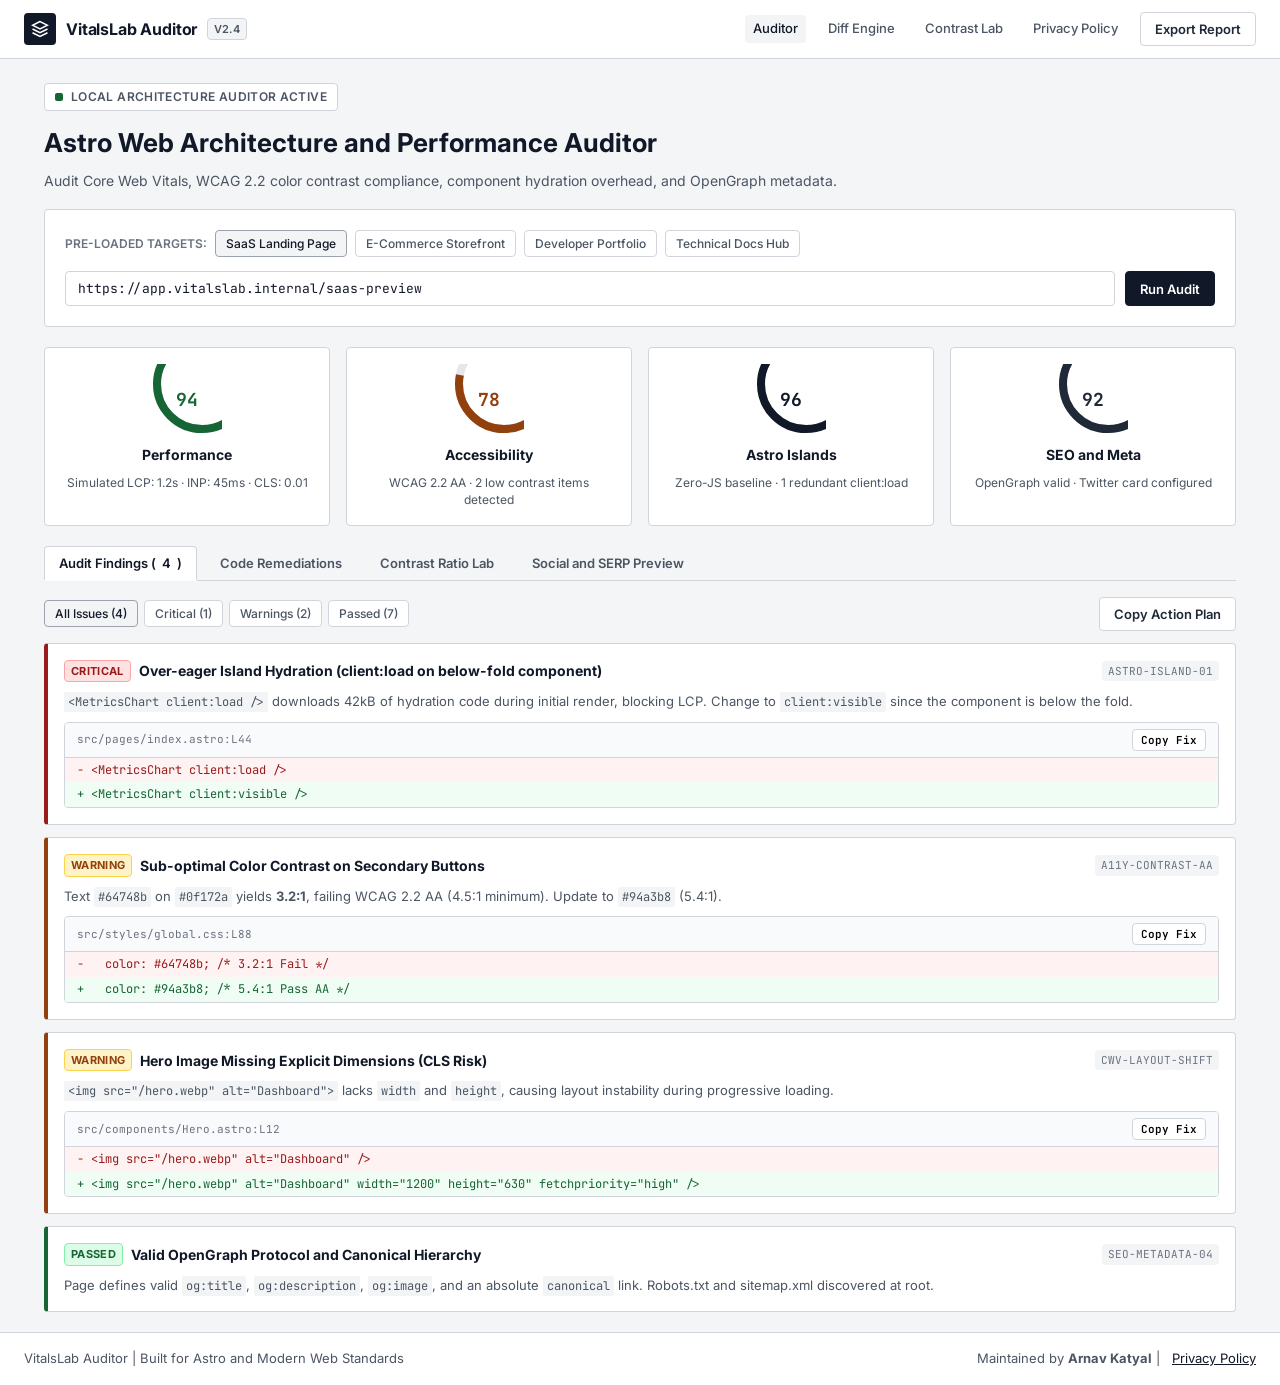
<file: index.html>
<!DOCTYPE html>
<html lang="en">
<head>
  <meta charset="UTF-8" />
  <meta name="viewport" content="width=device-width, initial-scale=1.0" />
  <title>VitalsLab - Web Architecture, SEO and Performance Auditor</title>
  <meta name="description" content="Engineering auditor for Astro and modern web applications. Real-time Core Web Vitals simulation, WCAG 2.2 accessibility, and automated code diff remediations." />
  <link rel="preconnect" href="https://fonts.googleapis.com" />
  <link rel="preconnect" href="https://fonts.gstatic.com" crossorigin />
  <link href="https://fonts.googleapis.com/css2?family=Inter:wght@400;500;600;700&family=JetBrains+Mono:wght@400;500;600&display=swap" rel="stylesheet" />
  <link rel="stylesheet" href="style.css" />
</head>
<body>

  <!-- Navigation Bar -->
  <header class="nav">
    <div class="nav-inner">
      <a href="index.html" class="nav-brand">
        <div class="logo">
          <svg viewBox="0 0 24 24"><path d="M12 2L2 7l10 5 10-5-10-5zM2 17l10 5 10-5M2 12l10 5 10-5"/></svg>
        </div>
        <span class="brand-name">VitalsLab Auditor</span>
        <span class="badge">v2.4</span>
      </a>
      <nav class="nav-links">
        <a href="index.html" class="nav-link active">Auditor</a>
        <a href="#remediations" class="nav-link">Diff Engine</a>
        <a href="#contrast" class="nav-link">Contrast Lab</a>
        <a href="privacy.html" class="nav-link">Privacy Policy</a>
        <button type="button" class="btn btn-s" id="btn-export">Export Report</button>
      </nav>
    </div>
  </header>

  <!-- Hero Section -->
  <section class="hero" id="audit">
    <div class="status-tag">
      <div class="dot"></div>
      <span>Local Architecture Auditor Active</span>
    </div>
    <h1>Astro Web Architecture and Performance Auditor</h1>
    <p>Audit Core Web Vitals, WCAG 2.2 color contrast compliance, component hydration overhead, and OpenGraph metadata.</p>

    <!-- Console -->
    <div class="console">
      <div class="presets">
        <span class="presets-label">Pre-loaded Targets:</span>
        <button type="button" class="preset on" data-p="saas">SaaS Landing Page</button>
        <button type="button" class="preset" data-p="ecom">E-Commerce Storefront</button>
        <button type="button" class="preset" data-p="portfolio">Developer Portfolio</button>
        <button type="button" class="preset" data-p="docs">Technical Docs Hub</button>
      </div>
      <div class="input-row">
        <input type="text" id="url-input" class="url-input" value="https://app.vitalslab.internal/saas-preview" placeholder="Enter target URL or local endpoint..." />
        <button type="button" class="btn btn-p" id="btn-run">Run Audit</button>
      </div>
      <div class="prog" id="prog">
        <div class="prog-top">
          <span class="prog-status" id="prog-st">Initializing worker...</span>
          <span class="prog-pct" id="prog-pct">0%</span>
        </div>
        <div class="prog-track"><div class="prog-fill" id="prog-fill"></div></div>
      </div>
    </div>
  </section>

  <!-- Scorecards -->
  <section class="scores" id="scores">
    <div class="sc">
      <div class="gauge">
        <svg><circle class="gauge-bg" cx="50" cy="50" r="45"/><circle class="gauge-fg" id="g-perf" cx="50" cy="50" r="45" stroke="#166534"/></svg>
        <span class="gauge-num" id="n-perf" style="color:#166534">94</span>
      </div>
      <h2>Performance</h2>
      <p class="desc" id="d-perf">Simulated LCP: 1.2s · INP: 45ms · CLS: 0.01</p>
    </div>
    <div class="sc">
      <div class="gauge">
        <svg><circle class="gauge-bg" cx="50" cy="50" r="45"/><circle class="gauge-fg" id="g-a11y" cx="50" cy="50" r="45" stroke="#92400e"/></svg>
        <span class="gauge-num" id="n-a11y" style="color:#92400e">78</span>
      </div>
      <h2>Accessibility</h2>
      <p class="desc" id="d-a11y">WCAG 2.2 AA · 2 low contrast items detected</p>
    </div>
    <div class="sc">
      <div class="gauge">
        <svg><circle class="gauge-bg" cx="50" cy="50" r="45"/><circle class="gauge-fg" id="g-bp" cx="50" cy="50" r="45" stroke="#111827"/></svg>
        <span class="gauge-num" id="n-bp" style="color:#111827">96</span>
      </div>
      <h2>Astro Islands</h2>
      <p class="desc" id="d-bp">Zero-JS baseline · 1 redundant client:load</p>
    </div>
    <div class="sc">
      <div class="gauge">
        <svg><circle class="gauge-bg" cx="50" cy="50" r="45"/><circle class="gauge-fg" id="g-seo" cx="50" cy="50" r="45" stroke="#1f2937"/></svg>
        <span class="gauge-num" id="n-seo" style="color:#1f2937">92</span>
      </div>
      <h2>SEO and Meta</h2>
      <p class="desc" id="d-seo">OpenGraph valid · Twitter card configured</p>
    </div>
  </section>

  <!-- Tabs Navigation -->
  <section class="tabs">
    <div class="tabs-nav">
      <button type="button" class="tab-btn on" data-t="t-findings">Audit Findings (<span id="fc">4</span>)</button>
      <button type="button" class="tab-btn" data-t="t-diff">Code Remediations</button>
      <button type="button" class="tab-btn" data-t="t-contrast">Contrast Ratio Lab</button>
      <button type="button" class="tab-btn" data-t="t-social">Social and SERP Preview</button>
    </div>

    <!-- TAB 1: Findings -->
    <div id="t-findings" class="tab-panel on">
      <div class="toolbar">
        <div class="chips">
          <button type="button" class="chip on" data-f="all">All Issues (4)</button>
          <button type="button" class="chip" data-f="crit">Critical (1)</button>
          <button type="button" class="chip" data-f="warn">Warnings (2)</button>
          <button type="button" class="chip" data-f="pass">Passed (7)</button>
        </div>
        <button type="button" class="btn btn-s" id="btn-plan">Copy Action Plan</button>
      </div>

      <div class="findings" id="findings">
        <!-- Critical -->
        <div class="finding crit" data-s="crit">
          <div class="fh">
            <div class="fh-left"><span class="sev crit">Critical</span><h3>Over-eager Island Hydration (client:load on below-fold component)</h3></div>
            <span class="rule">ASTRO-ISLAND-01</span>
          </div>
          <p class="fd"><code>&lt;MetricsChart client:load /&gt;</code> downloads 42kB of hydration code during initial render, blocking LCP. Change to <code>client:visible</code> since the component is below the fold.</p>
          <div class="diff">
            <div class="diff-head"><span>src/pages/index.astro:L44</span><button type="button" class="diff-btn cp" data-cp="<MetricsChart client:visible />">Copy Fix</button></div>
            <div class="dl del">- &lt;MetricsChart client:load /&gt;</div>
            <div class="dl add">+ &lt;MetricsChart client:visible /&gt;</div>
          </div>
        </div>
        <!-- Warning 1 -->
        <div class="finding warn" data-s="warn">
          <div class="fh">
            <div class="fh-left"><span class="sev warn">Warning</span><h3>Sub-optimal Color Contrast on Secondary Buttons</h3></div>
            <span class="rule">A11Y-CONTRAST-AA</span>
          </div>
          <p class="fd">Text <code>#64748b</code> on <code>#0f172a</code> yields <strong>3.2:1</strong>, failing WCAG 2.2 AA (4.5:1 minimum). Update to <code>#94a3b8</code> (5.4:1).</p>
          <div class="diff">
            <div class="diff-head"><span>src/styles/global.css:L88</span><button type="button" class="diff-btn cp" data-cp="color: #94a3b8; /* WCAG 2.2 AA 5.4:1 */">Copy Fix</button></div>
            <div class="dl del">-   color: #64748b; /* 3.2:1 Fail */</div>
            <div class="dl add">+   color: #94a3b8; /* 5.4:1 Pass AA */</div>
          </div>
        </div>
        <!-- Warning 2 -->
        <div class="finding warn" data-s="warn">
          <div class="fh">
            <div class="fh-left"><span class="sev warn">Warning</span><h3>Hero Image Missing Explicit Dimensions (CLS Risk)</h3></div>
            <span class="rule">CWV-LAYOUT-SHIFT</span>
          </div>
          <p class="fd"><code>&lt;img src="/hero.webp" alt="Dashboard"&gt;</code> lacks <code>width</code> and <code>height</code>, causing layout instability during progressive loading.</p>
          <div class="diff">
            <div class="diff-head"><span>src/components/Hero.astro:L12</span><button type="button" class="diff-btn cp" data-cp='<img src="/hero.webp" alt="Dashboard" width="1200" height="630" fetchpriority="high" />'>Copy Fix</button></div>
            <div class="dl del">- &lt;img src="/hero.webp" alt="Dashboard" /&gt;</div>
            <div class="dl add">+ &lt;img src="/hero.webp" alt="Dashboard" width="1200" height="630" fetchpriority="high" /&gt;</div>
          </div>
        </div>
        <!-- Passed -->
        <div class="finding pass" data-s="pass">
          <div class="fh">
            <div class="fh-left"><span class="sev pass">Passed</span><h3>Valid OpenGraph Protocol and Canonical Hierarchy</h3></div>
            <span class="rule">SEO-METADATA-04</span>
          </div>
          <p class="fd">Page defines valid <code>og:title</code>, <code>og:description</code>, <code>og:image</code>, and an absolute <code>canonical</code> link. Robots.txt and sitemap.xml discovered at root.</p>
        </div>
      </div>
    </div>

    <!-- TAB 2: Diff -->
    <div id="t-diff" class="tab-panel">
      <div style="background:var(--card);border:1px solid var(--border);border-radius:var(--radius);padding:18px" id="remediations">
        <div style="display:flex;justify-content:space-between;align-items:center;margin-bottom:12px;flex-wrap:wrap;gap:8px;">
          <h3 style="font-size:15px;font-weight:700">Unified Patch: Complete Repository Remediation</h3>
          <button type="button" class="btn btn-p" id="btn-patch">Copy Unified Git Patch</button>
        </div>
        <div class="diff">
          <div class="diff-head"><span>diff --git a/src/pages/index.astro b/src/pages/index.astro</span><span>Branch: main</span></div>
          <div class="dl ctx">@@ -12,7 +12,7 @@</div>
          <div class="dl del">- &lt;img src="/hero.webp" alt="Dashboard" /&gt;</div>
          <div class="dl add">+ &lt;img src="/hero.webp" alt="Dashboard" width="1200" height="630" fetchpriority="high" /&gt;</div>
          <div class="dl ctx">@@ -44,7 +44,7 @@</div>
          <div class="dl del">- &lt;MetricsChart client:load /&gt;</div>
          <div class="dl add">+ &lt;MetricsChart client:visible /&gt;</div>
          <div class="dl ctx">@@ -88,7 +88,7 @@</div>
          <div class="dl del">- .btn-secondary { color: #64748b; }</div>
          <div class="dl add">+ .btn-secondary { color: #94a3b8; }</div>
        </div>
      </div>
    </div>

    <!-- TAB 3: Contrast Lab -->
    <div id="t-contrast" class="tab-panel">
      <div class="clab" id="contrast">
        <div class="clab-preview" id="clab-surf" style="background:#0f172a;color:#94a3b8">
          <span class="clab-ratio" id="clab-rat">5.42:1</span>
          <span class="sev pass" id="clab-badge">Passes WCAG 2.2 AA</span>
          <p style="font-size:13px;margin-top:6px">Sample text under selected background and text configuration.</p>
        </div>
        <div class="clab-form">
          <h3>Color Contrast Calculation Tool</h3>
          <p style="font-size:13px;color:var(--t2)">Adjust foreground and background colors. Evaluates relative luminance per WCAG 2.2 standards.</p>
          <div class="cf">
            <div><div class="cf-label">Text (Foreground)</div><div class="cf-hex" id="fg-hex">#94A3B8</div></div>
            <input type="color" id="fg-pick" value="#94a3b8" />
          </div>
          <div class="cf">
            <div><div class="cf-label">Surface (Background)</div><div class="cf-hex" id="bg-hex">#0F172A</div></div>
            <input type="color" id="bg-pick" value="#0f172a" />
          </div>
          <div class="formula-box">
            • <strong>Normal Text (AA)</strong>: Requires ≥ 4.5:1<br>
            • <strong>Large Text (AA)</strong>: Requires ≥ 3.0:1<br>
            • <strong>Enhanced (AAA)</strong>: Requires ≥ 7.0:1
          </div>
        </div>
      </div>
    </div>

    <!-- TAB 4: Social Preview -->
    <div id="t-social" class="tab-panel">
      <div class="social-grid" id="social">
        <div class="scard">
          <div class="scard-bar">Google Search Result (SERP) Preview</div>
          <div class="scard-body">
            <div class="scard-domain">https://app.vitalslab.internal › saas-preview</div>
            <h4 class="scard-title">VitalsLab: Autonomous Web Architecture and Security</h4>
            <p class="scard-snippet">Audit modern web applications for Core Web Vitals, WCAG 2.2 accessibility compliance, and code diff remediations.</p>
          </div>
        </div>
        <div class="scard">
          <div class="scard-bar">Twitter and LinkedIn OpenGraph Card</div>
          <div class="scard-img">VitalsLab OpenGraph Preview</div>
          <div class="scard-body">
            <div class="scard-domain">app.vitalslab.internal</div>
            <h4 class="scard-title" style="color:var(--t1);">VitalsLab: Web Architecture Auditor</h4>
            <p class="scard-snippet">Zero-runtime engineering evaluation, Core Web Vitals simulation, and instant code remediation diffs.</p>
          </div>
        </div>
      </div>
    </div>
  </section>

  <!-- Footer -->
  <footer>
    <div class="footer-inner">
      <div>VitalsLab Auditor | Built for Astro and Modern Web Standards</div>
      <div>
        Maintained by <strong>Arnav Katyal</strong> | 
        <a href="privacy.html" style="margin-left: 8px;">Privacy Policy</a>
      </div>
    </div>
  </footer>

  <div class="toast" id="toast">Done</div>

  <script src="vitals-engine.js" defer></script>
  <script src="contrast-lab.js" defer></script>
  <script src="color-matrix.js" defer></script>
  <script src="app.js" defer></script>
</body>
</html>
</file>
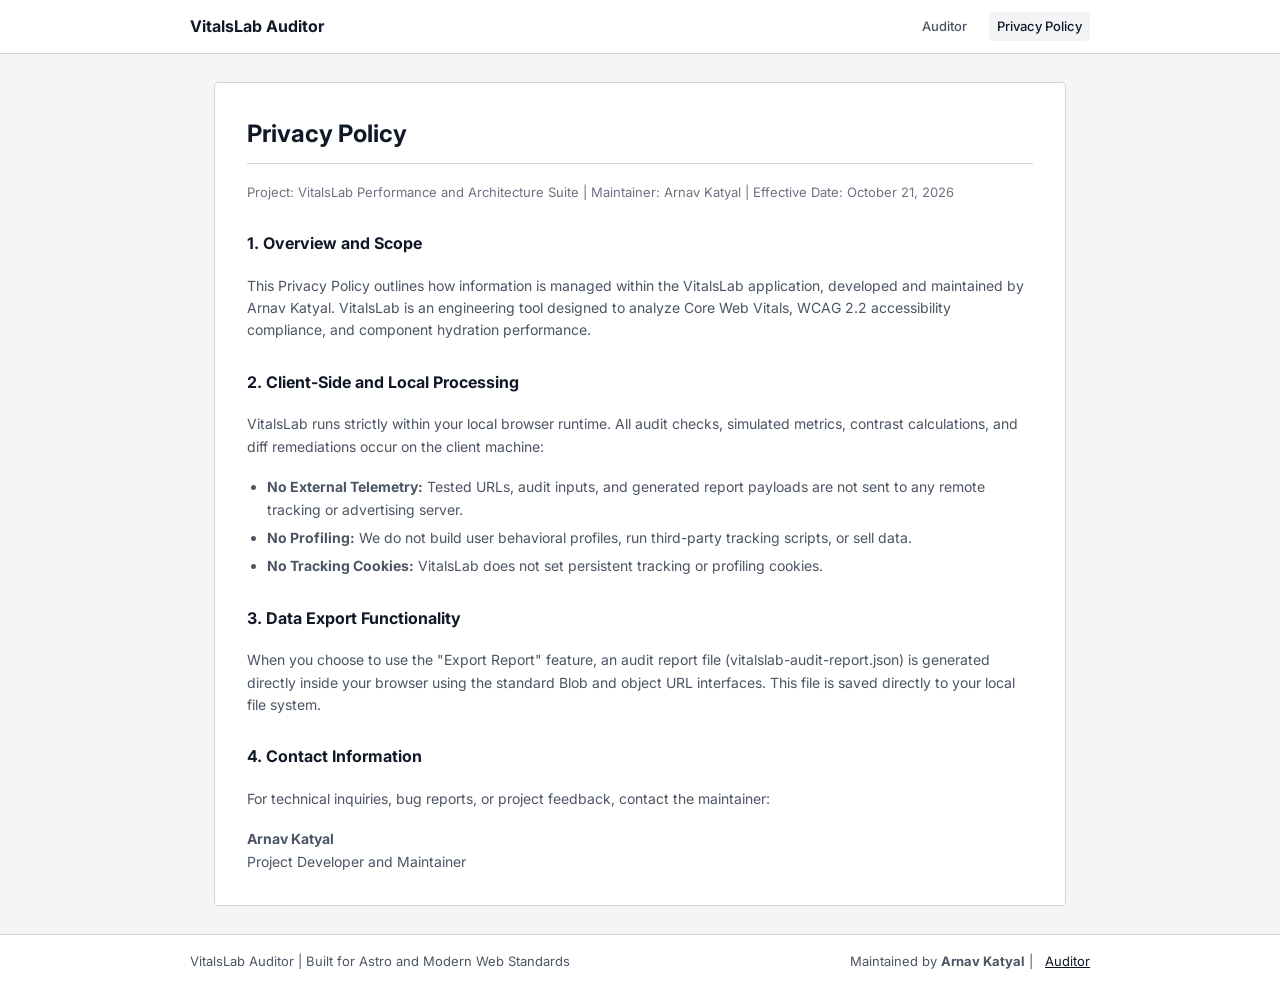
<file: privacy.html>
<!DOCTYPE html>
<html lang="en">
<head>
  <meta charset="UTF-8" />
  <meta name="viewport" content="width=device-width, initial-scale=1.0" />
  <title>Privacy Policy - VitalsLab - Arnav Katyal</title>
  <meta name="description" content="Privacy Policy for VitalsLab Auditor, maintained by Arnav Katyal." />
  <link rel="preconnect" href="https://fonts.googleapis.com" />
  <link rel="preconnect" href="https://fonts.gstatic.com" crossorigin />
  <link href="https://fonts.googleapis.com/css2?family=Inter:wght@400;500;600;700&display=swap" rel="stylesheet" />
  <link rel="stylesheet" href="privacy.css" />
</head>
<body>
  <header class="nav">
    <div class="nav-inner">
      <a href="index.html" class="brand-name">VitalsLab Auditor</a>
      <nav class="nav-links">
        <a href="index.html" class="nav-link">Auditor</a>
        <a href="privacy.html" class="nav-link active">Privacy Policy</a>
      </nav>
    </div>
  </header>

  <main>
    <article class="policy-box">
      <h1>Privacy Policy</h1>
      <div class="meta">
        Project: VitalsLab Performance and Architecture Suite | Maintainer: Arnav Katyal | Effective Date: October 21, 2026
      </div>

      <h2>1. Overview and Scope</h2>
      <p>
        This Privacy Policy outlines how information is managed within the VitalsLab application, developed and maintained by Arnav Katyal. VitalsLab is an engineering tool designed to analyze Core Web Vitals, WCAG 2.2 accessibility compliance, and component hydration performance.
      </p>

      <h2>2. Client-Side and Local Processing</h2>
      <p>
        VitalsLab runs strictly within your local browser runtime. All audit checks, simulated metrics, contrast calculations, and diff remediations occur on the client machine:
      </p>
      <ul>
        <li><strong>No External Telemetry:</strong> Tested URLs, audit inputs, and generated report payloads are not sent to any remote tracking or advertising server.</li>
        <li><strong>No Profiling:</strong> We do not build user behavioral profiles, run third-party tracking scripts, or sell data.</li>
        <li><strong>No Tracking Cookies:</strong> VitalsLab does not set persistent tracking or profiling cookies.</li>
      </ul>

      <h2>3. Data Export Functionality</h2>
      <p>
        When you choose to use the "Export Report" feature, an audit report file (vitalslab-audit-report.json) is generated directly inside your browser using the standard Blob and object URL interfaces. This file is saved directly to your local file system.
      </p>

      <h2>4. Contact Information</h2>
      <p>
        For technical inquiries, bug reports, or project feedback, contact the maintainer:
      </p>
      <p>
        <strong>Arnav Katyal</strong><br>
        Project Developer and Maintainer
      </p>
    </article>
  </main>

  <footer>
    <div class="footer-inner">
      <div>VitalsLab Auditor | Built for Astro and Modern Web Standards</div>
      <div>
        Maintained by <strong>Arnav Katyal</strong> | 
        <a href="index.html" style="margin-left: 8px;">Auditor</a>
      </div>
    </div>
  </footer>
</body>
</html>
</file>
<file: style.css>
:root {
      --bg: #f4f5f7;
      --card: #ffffff;
      --card-hover: #fafafa;
      --border: #d1d5db;
      --border-dark: #9ca3af;
      --t1: #111827;
      --t2: #4b5563;
      --t3: #6b7280;
      --btn-primary: #111827;
      --btn-primary-hover: #000000;
      --btn-primary-text: #ffffff;
      --btn-secondary: #ffffff;
      --btn-secondary-hover: #f9fafb;
      --btn-secondary-text: #1f2937;
      --pass: #166534; --pass-bg: #dcfce7; --pass-border: #86efac;
      --warn: #92400e; --warn-bg: #fef3c7; --warn-border: #fcd34d;
      --crit: #991b1b; --crit-bg: #fee2e2; --crit-border: #fca5a5;
      --radius: 4px;
      --sans: 'Inter', -apple-system, BlinkMacSystemFont, sans-serif;
      --mono: 'JetBrains Mono', Menlo, Consolas, monospace;
    }
    *, *::before, *::after { box-sizing: border-box; margin: 0; padding: 0; }
    html { scroll-behavior: smooth; }
    body {
      background: var(--bg);
      color: var(--t1);
      font-family: var(--sans);
      line-height: 1.5;
      min-height: 100vh;
      display: flex;
      flex-direction: column;
    }
    a { color: var(--t1); text-decoration: underline; }

    /* Top Nav */
    .nav {
      background: #ffffff;
      border-bottom: 1px solid var(--border);
      padding: 12px 24px;
      position: sticky;
      top: 0;
      z-index: 50;
    }
    .nav-inner {
      max-width: 1240px;
      margin: 0 auto;
      display: flex;
      align-items: center;
      justify-content: space-between;
      gap: 16px;
    }
    .nav-brand {
      display: flex;
      align-items: center;
      gap: 10px;
      text-decoration: none;
      color: var(--t1);
    }
    .logo {
      width: 32px;
      height: 32px;
      border-radius: var(--radius);
      background: var(--btn-primary);
      display: flex;
      align-items: center;
      justify-content: center;
    }
    .logo svg { width: 18px; height: 18px; fill: none; stroke: #fff; stroke-width: 2; }
    .brand-name { font-weight: 700; font-size: 16px; letter-spacing: -0.01em; }
    .badge {
      font-size: 11px;
      font-weight: 600;
      padding: 2px 6px;
      border-radius: var(--radius);
      background: #f3f4f6;
      color: var(--t2);
      border: 1px solid var(--border);
      text-transform: uppercase;
    }
    .nav-links { display: flex; align-items: center; gap: 14px; }
    .nav-link {
      font-size: 13px;
      font-weight: 500;
      color: var(--t2);
      text-decoration: none;
      padding: 4px 8px;
      border-radius: var(--radius);
    }
    .nav-link:hover, .nav-link.active {
      color: var(--t1);
      background: #f3f4f6;
    }

    /* Buttons */
    .btn {
      font-family: inherit;
      font-size: 13px;
      font-weight: 600;
      padding: 8px 14px;
      border-radius: var(--radius);
      cursor: pointer;
      display: inline-flex;
      align-items: center;
      gap: 6px;
      border: 1px solid transparent;
      user-select: none;
    }
    .btn-p {
      background: var(--btn-primary);
      color: var(--btn-primary-text);
      border-color: var(--btn-primary);
    }
    .btn-p:hover { background: var(--btn-primary-hover); }
    .btn-s {
      background: var(--btn-secondary);
      color: var(--btn-secondary-text);
      border-color: var(--border);
    }
    .btn-s:hover { background: var(--btn-secondary-hover); border-color: var(--border-dark); }

    /* Hero Section */
    .hero {
      max-width: 1240px;
      width: 100%;
      margin: 24px auto 0;
      padding: 0 24px;
    }
    .status-tag {
      display: inline-flex;
      align-items: center;
      gap: 8px;
      padding: 4px 10px;
      border-radius: var(--radius);
      border: 1px solid var(--border);
      background: #ffffff;
      color: var(--t2);
      font-size: 12px;
      font-weight: 600;
      margin-bottom: 12px;
      text-transform: uppercase;
      letter-spacing: 0.03em;
    }
    .status-tag .dot { width: 8px; height: 8px; border-radius: 2px; background: var(--pass); }
    .hero h1 { font-size: 26px; font-weight: 700; color: var(--t1); margin-bottom: 8px; }
    .hero p { font-size: 14px; color: var(--t2); max-width: 850px; line-height: 1.5; }

    /* Console Panel */
    .console {
      background: var(--card);
      border: 1px solid var(--border);
      border-radius: var(--radius);
      padding: 20px;
      margin-top: 18px;
      display: flex;
      flex-direction: column;
      gap: 14px;
    }
    .presets { display: flex; align-items: center; gap: 8px; flex-wrap: wrap; }
    .presets-label { font-size: 12px; font-weight: 600; color: var(--t3); text-transform: uppercase; }
    .preset {
      font-family: inherit;
      font-size: 12px;
      font-weight: 500;
      padding: 5px 10px;
      border-radius: var(--radius);
      border: 1px solid var(--border);
      background: #ffffff;
      color: var(--t2);
      cursor: pointer;
    }
    .preset:hover, .preset.on { background: #f3f4f6; color: var(--t1); border-color: var(--border-dark); }
    .input-row { display: flex; gap: 10px; }
    .url-input {
      flex: 1;
      font-family: var(--mono);
      font-size: 13px;
      padding: 8px 12px;
      border: 1px solid var(--border);
      border-radius: var(--radius);
      background: #ffffff;
      color: var(--t1);
    }
    .url-input:focus { outline: none; border-color: var(--t1); }
    .prog { display: none; }
    .prog-top { display: flex; justify-content: space-between; font-size: 12px; font-family: var(--mono); color: var(--t2); margin-bottom: 6px; }
    .prog-track { height: 6px; background: #e5e7eb; border-radius: 2px; overflow: hidden; }
    .prog-fill { height: 100%; width: 0%; background: var(--btn-primary); }

    /* Scorecards */
    .scores {
      max-width: 1240px;
      width: 100%;
      margin: 20px auto 0;
      padding: 0 24px;
      display: grid;
      grid-template-columns: repeat(4, 1fr);
      gap: 16px;
    }
    @media (max-width: 900px) { .scores { grid-template-columns: repeat(2, 1fr); } }
    @media (max-width: 540px) { .scores { grid-template-columns: 1fr; } }
    .sc {
      background: var(--card);
      border: 1px solid var(--border);
      border-radius: var(--radius);
      padding: 16px;
      display: flex;
      flex-direction: column;
      gap: 10px;
    }
    .gauge { width: 70px; height: 70px; position: relative; margin: 0 auto; }
    .gauge svg { width: 70px; height: 70px; transform: rotate(-90deg); }
    .gauge-bg { fill: none; stroke: #e5e7eb; stroke-width: 8; }
    .gauge-fg { fill: none; stroke-width: 8; stroke-dasharray: 283; stroke-dashoffset: 0; stroke-linecap: butt; transition: stroke-dashoffset .6s ease; }
    .gauge-num { position: absolute; inset: 0; display: flex; align-items: center; justify-content: center; font-size: 18px; font-weight: 700; font-family: var(--mono); }
    .sc h2 { font-size: 14px; font-weight: 700; text-align: center; }
    .sc .desc { font-size: 12px; color: var(--t2); text-align: center; line-height: 1.4; }

    /* Tabs & Content */
    .tabs {
      max-width: 1240px;
      width: 100%;
      margin: 20px auto;
      padding: 0 24px;
    }
    .tabs-nav {
      display: flex;
      border-bottom: 1px solid var(--border);
      gap: 8px;
      margin-bottom: 16px;
    }
    .tab-btn {
      font-family: inherit;
      font-size: 13px;
      font-weight: 600;
      padding: 8px 14px;
      border: 1px solid transparent;
      border-bottom: none;
      background: none;
      color: var(--t2);
      cursor: pointer;
      border-radius: var(--radius) var(--radius) 0 0;
      display: inline-flex;
      align-items: center;
      gap: 6px;
    }
    .tab-btn:hover { color: var(--t1); background: #ffffff; }
    .tab-btn.on {
      color: var(--t1);
      background: #ffffff;
      border-color: var(--border);
      border-bottom: 2px solid #ffffff;
      margin-bottom: -1px;
    }
    .tab-panel { display: none; }
    .tab-panel.on { display: block; }

    /* Findings List */
    .toolbar { display: flex; justify-content: space-between; align-items: center; gap: 10px; margin-bottom: 12px; flex-wrap: wrap; }
    .chips { display: flex; gap: 6px; flex-wrap: wrap; }
    .chip {
      font-family: inherit;
      font-size: 12px;
      font-weight: 500;
      padding: 5px 10px;
      border-radius: var(--radius);
      border: 1px solid var(--border);
      background: #ffffff;
      color: var(--t2);
      cursor: pointer;
    }
    .chip:hover, .chip.on { background: #f3f4f6; color: var(--t1); border-color: var(--border-dark); }
    .findings { display: flex; flex-direction: column; gap: 12px; }
    .finding {
      background: var(--card);
      border: 1px solid var(--border);
      border-radius: var(--radius);
      padding: 16px;
      display: flex;
      flex-direction: column;
      gap: 10px;
    }
    .finding.crit { border-left: 4px solid var(--crit); }
    .finding.warn { border-left: 4px solid var(--warn); }
    .finding.pass { border-left: 4px solid var(--pass); }
    .fh { display: flex; justify-content: space-between; align-items: center; gap: 8px; flex-wrap: wrap; }
    .fh-left { display: flex; align-items: center; gap: 8px; }
    .fh h3 { font-size: 14px; font-weight: 700; color: var(--t1); }
    .sev {
      font-size: 11px;
      font-weight: 700;
      padding: 2px 6px;
      border-radius: var(--radius);
      text-transform: uppercase;
      letter-spacing: 0.03em;
    }
    .sev.crit { background: var(--crit-bg); color: var(--crit); border: 1px solid var(--crit-border); }
    .sev.warn { background: var(--warn-bg); color: var(--warn); border: 1px solid var(--warn-border); }
    .sev.pass { background: var(--pass-bg); color: var(--pass); border: 1px solid var(--pass-border); }
    .rule { font-family: var(--mono); font-size: 11px; color: var(--t3); background: #f3f4f6; padding: 2px 6px; border-radius: var(--radius); }
    .fd { font-size: 13px; color: var(--t2); line-height: 1.5; }
    .fd code { font-family: var(--mono); font-size: 12px; background: #f3f4f6; padding: 2px 4px; border-radius: 2px; }

    /* Code Diff Boxes */
    .diff {
      background: #ffffff;
      border: 1px solid var(--border);
      border-radius: var(--radius);
      font-family: var(--mono);
      font-size: 12px;
      overflow-x: auto;
    }
    .diff-head {
      background: #f9fafb;
      border-bottom: 1px solid var(--border);
      padding: 6px 12px;
      display: flex;
      justify-content: space-between;
      align-items: center;
      font-size: 11px;
      color: var(--t3);
    }
    .diff-btn {
      font-family: inherit;
      font-size: 11px;
      font-weight: 600;
      padding: 3px 8px;
      border-radius: var(--radius);
      border: 1px solid var(--border);
      background: #ffffff;
      cursor: pointer;
    }
    .diff-btn:hover { background: #f3f4f6; }
    .dl { padding: 4px 12px; white-space: pre; line-height: 1.4; }
    .dl.del { background: #fef2f2; color: #991b1b; }
    .dl.add { background: #f0fdf4; color: #166534; }
    .dl.ctx { color: var(--t3); }

    /* Contrast Lab Panel */
    .clab {
      display: grid;
      grid-template-columns: 1fr 1fr;
      gap: 16px;
      background: var(--card);
      border: 1px solid var(--border);
      border-radius: var(--radius);
      padding: 20px;
    }
    @media (max-width: 800px) { .clab { grid-template-columns: 1fr; } }
    .clab-preview {
      border: 1px solid var(--border);
      border-radius: var(--radius);
      padding: 24px;
      display: flex;
      flex-direction: column;
      align-items: center;
      justify-content: center;
      gap: 8px;
      min-height: 180px;
      text-align: center;
    }
    .clab-ratio { font-size: 32px; font-weight: 700; font-family: var(--mono); }
    .clab-form { display: flex; flex-direction: column; gap: 12px; }
    .clab-form h3 { font-size: 15px; font-weight: 700; }
    .cf {
      display: flex;
      justify-content: space-between;
      align-items: center;
      padding: 10px;
      border: 1px solid var(--border);
      border-radius: var(--radius);
      background: #f9fafb;
    }
    .cf-label { font-size: 12px; font-weight: 600; color: var(--t2); }
    .cf-hex { font-family: var(--mono); font-size: 12px; }
    .formula-box {
      font-size: 12px;
      color: var(--t2);
      background: #f9fafb;
      border: 1px solid var(--border);
      border-radius: var(--radius);
      padding: 10px;
      line-height: 1.5;
    }

    /* Social Card Panel */
    .social-grid {
      display: grid;
      grid-template-columns: 1fr 1fr;
      gap: 16px;
    }
    @media (max-width: 800px) { .social-grid { grid-template-columns: 1fr; } }
    .scard {
      background: var(--card);
      border: 1px solid var(--border);
      border-radius: var(--radius);
      overflow: hidden;
    }
    .scard-bar {
      font-size: 12px;
      font-weight: 700;
      padding: 8px 12px;
      background: #f9fafb;
      border-bottom: 1px solid var(--border);
      color: var(--t2);
      text-transform: uppercase;
      letter-spacing: 0.03em;
    }
    .scard-body { padding: 14px; display: flex; flex-direction: column; gap: 6px; }
    .scard-domain { font-size: 12px; color: var(--t3); }
    .scard-title { font-size: 14px; font-weight: 700; color: var(--t1); }
    .scard-snippet { font-size: 12px; color: var(--t2); line-height: 1.4; }
    .scard-img {
      background: #f3f4f6;
      border-bottom: 1px solid var(--border);
      padding: 30px;
      text-align: center;
      font-size: 13px;
      color: var(--t2);
      font-weight: 600;
    }

    /* Footer */
    footer {
      background: #ffffff;
      border-top: 1px solid var(--border);
      padding: 16px 24px;
      margin-top: auto;
      font-size: 13px;
      color: var(--t2);
    }
    .footer-inner {
      max-width: 1240px;
      margin: 0 auto;
      display: flex;
      justify-content: space-between;
      align-items: center;
      gap: 16px;
      flex-wrap: wrap;
    }

    /* Notification Toast */
    .toast {
      display: none;
      position: fixed;
      bottom: 20px;
      right: 20px;
      background: #111827;
      color: #ffffff;
      padding: 10px 16px;
      border-radius: var(--radius);
      font-size: 13px;
      font-weight: 500;
      box-shadow: 0 4px 12px rgba(0,0,0,0.15);
      z-index: 100;
    }
</file>
<file: privacy.css>
:root {
      --bg: #f4f5f7;
      --card: #ffffff;
      --border: #d1d5db;
      --t1: #111827;
      --t2: #4b5563;
      --t3: #6b7280;
      --radius: 4px;
      --sans: 'Inter', -apple-system, BlinkMacSystemFont, sans-serif;
    }
    *, *::before, *::after { box-sizing: border-box; margin: 0; padding: 0; }
    body {
      background: var(--bg);
      color: var(--t1);
      font-family: var(--sans);
      line-height: 1.6;
      min-height: 100vh;
      display: flex;
      flex-direction: column;
    }
    a { color: var(--t1); text-decoration: underline; }
    .nav {
      background: #ffffff;
      border-bottom: 1px solid var(--border);
      padding: 12px 24px;
    }
    .nav-inner {
      max-width: 900px;
      margin: 0 auto;
      display: flex;
      align-items: center;
      justify-content: space-between;
      gap: 16px;
    }
    .brand-name { font-weight: 700; font-size: 16px; text-decoration: none; color: var(--t1); }
    .nav-links { display: flex; gap: 14px; }
    .nav-link {
      font-size: 13px;
      font-weight: 500;
      color: var(--t2);
      text-decoration: none;
      padding: 4px 8px;
      border-radius: var(--radius);
    }
    .nav-link:hover, .nav-link.active {
      color: var(--t1);
      background: #f3f4f6;
    }
    main {
      flex: 1;
      max-width: 900px;
      width: 100%;
      margin: 28px auto;
      padding: 0 24px;
    }
    .policy-box {
      background: var(--card);
      border: 1px solid var(--border);
      border-radius: var(--radius);
      padding: 32px;
      display: flex;
      flex-direction: column;
      gap: 18px;
    }
    h1 { font-size: 24px; font-weight: 700; border-bottom: 1px solid var(--border); padding-bottom: 10px; }
    .meta { font-size: 13px; color: var(--t3); }
    h2 { font-size: 16px; font-weight: 700; margin-top: 10px; }
    p { font-size: 14px; color: var(--t2); }
    ul { margin-left: 20px; font-size: 14px; color: var(--t2); display: flex; flex-direction: column; gap: 6px; }
    footer {
      background: #ffffff;
      border-top: 1px solid var(--border);
      padding: 16px 24px;
      margin-top: auto;
      font-size: 13px;
      color: var(--t2);
    }
    .footer-inner {
      max-width: 900px;
      margin: 0 auto;
      display: flex;
      justify-content: space-between;
      align-items: center;
      gap: 16px;
      flex-wrap: wrap;
    }
</file>
